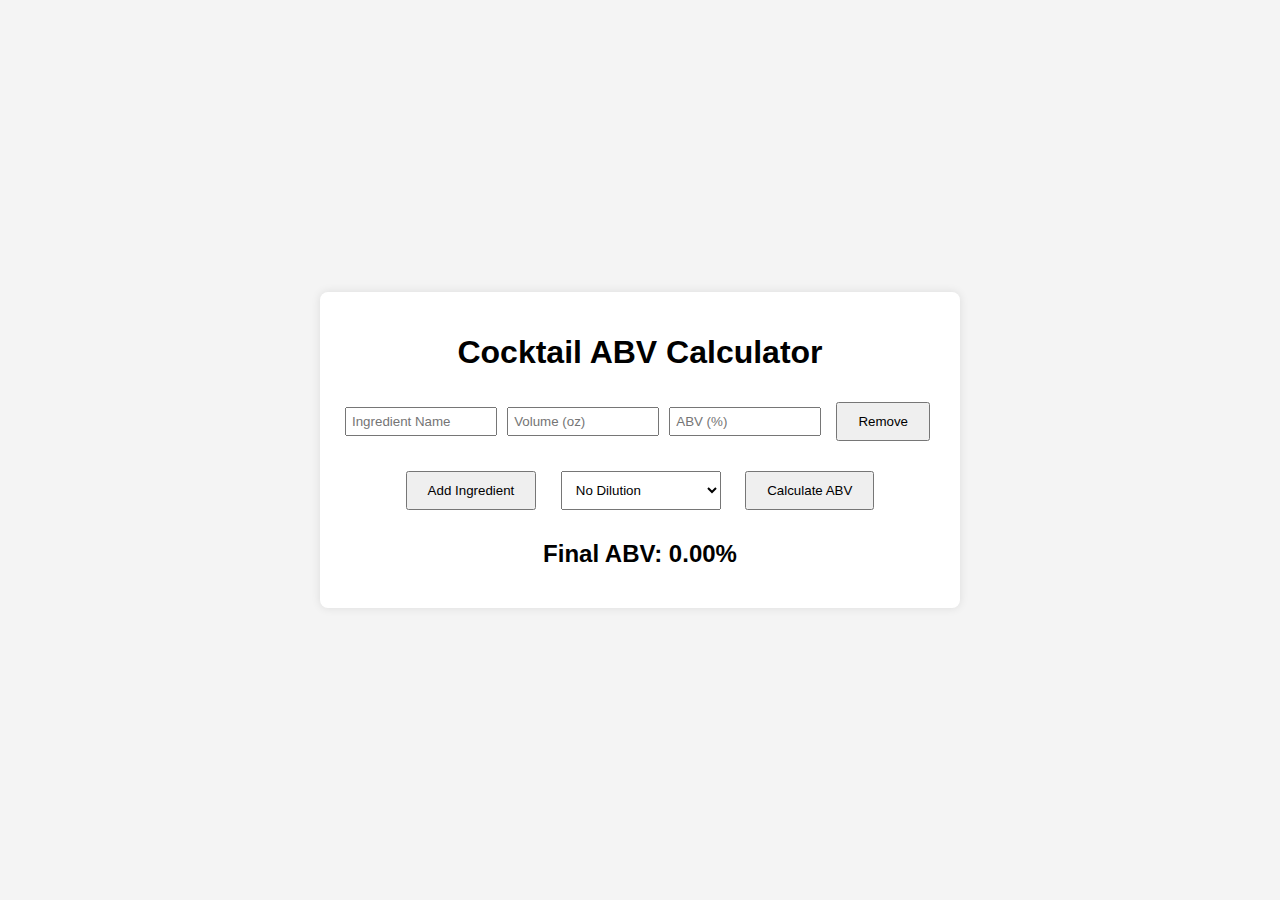
<file: Index.html>
<!DOCTYPE html>
<html lang="en">
<head>
    <meta charset="UTF-8">
    <meta name="viewport" content="width=device-width, initial-scale=1.0">
    <title>Cocktail ABV Calculator</title>
    <style>
        body {
            font-family: Arial, sans-serif;
            background-color: #f4f4f4;
            display: flex;
            justify-content: center;
            align-items: center;
            height: 100vh;
            margin: 0;
        }

        .container {
            background: white;
            padding: 20px;
            border-radius: 8px;
            box-shadow: 0 0 10px rgba(0, 0, 0, 0.1);
            text-align: center;
            width: 80%;
            max-width: 600px;
        }

        .ingredient {
            display: flex;
            justify-content: space-between;
            align-items: center;
            margin-bottom: 10px;
        }

        .ingredient input {
            width: 25%;
            padding: 5px;
            margin: 5px;
        }

        button {
            margin: 10px;
            padding: 10px 20px;
            cursor: pointer;
        }

        #result {
            margin-top: 20px;
        }

        select {
            margin: 10px;
            padding: 10px;
            cursor: pointer;
        }
    </style>
</head>
<body>
    <div class="container">
        <h1>Cocktail ABV Calculator</h1>
        <div id="ingredients">
            <div class="ingredient">
                <input type="text" class="name" placeholder="Ingredient Name">
                <input type="number" class="volume" placeholder="Volume (oz)" min="0" step="0.01">
                <input type="number" class="abv" placeholder="ABV (%)" min="0" step="0.1">
                <button class="remove">Remove</button>
            </div>
        </div>
        <button id="add-ingredient">Add Ingredient</button>
        <select id="dilution">
            <option value="0">No Dilution</option>
            <option value="10">Built in Glass (10%)</option>
            <option value="20">Stirred (20%)</option>
            <option value="25">Shaken (25%)</option>
        </select>
        <button id="calculate-abv">Calculate ABV</button>
        <div id="result">
            <h2>Final ABV: <span id="final-abv">0.00</span>%</h2>
        </div>
    </div>
    <script>
        document.getElementById('add-ingredient').addEventListener('click', addIngredient);
        document.getElementById('calculate-abv').addEventListener('click', calculateABV);

        function addIngredient() {
            const ingredientDiv = document.createElement('div');
            ingredientDiv.classList.add('ingredient');

            const nameInput = document.createElement('input');
            nameInput.type = 'text';
            nameInput.classList.add('name');
            nameInput.placeholder = 'Ingredient Name';

            const volumeInput = document.createElement('input');
            volumeInput.type = 'number';
            volumeInput.classList.add('volume');
            volumeInput.placeholder = 'Volume (oz)';
            volumeInput.min = '0';
            volumeInput.step = '0.01';

            const abvInput = document.createElement('input');
            abvInput.type = 'number';
            abvInput.classList.add('abv');
            abvInput.placeholder = 'ABV (%)';
            abvInput.min = '0';
            abvInput.step = '0.1';

            const removeButton = document.createElement('button');
            removeButton.classList.add('remove');
            removeButton.innerText = 'Remove';
            removeButton.addEventListener('click', () => ingredientDiv.remove());

            ingredientDiv.appendChild(nameInput);
            ingredientDiv.appendChild(volumeInput);
            ingredientDiv.appendChild(abvInput);
            ingredientDiv.appendChild(removeButton);

            document.getElementById('ingredients').appendChild(ingredientDiv);
        }

        function calculateABV() {
            const ingredients = document.querySelectorAll('.ingredient');
            let totalVolume = 0;
            let totalAlcohol = 0;

            ingredients.forEach(ingredient => {
                const volume = parseFloat(ingredient.querySelector('.volume').value);
                const abv = parseFloat(ingredient.querySelector('.abv').value);

                if (!isNaN(volume) && !isNaN(abv)) {
                    totalVolume += volume;
                    totalAlcohol += volume * (abv / 100);
                }
            });

            const dilution = parseFloat(document.getElementById('dilution').value) / 100;
            totalVolume += totalVolume * dilution;

            const finalABV = totalAlcohol / totalVolume * 100;
            document.getElementById('final-abv').innerText = isNaN(finalABV) ? '0.00' : finalABV.toFixed(2);
        }
    </script>
</body>
</html>
</file>
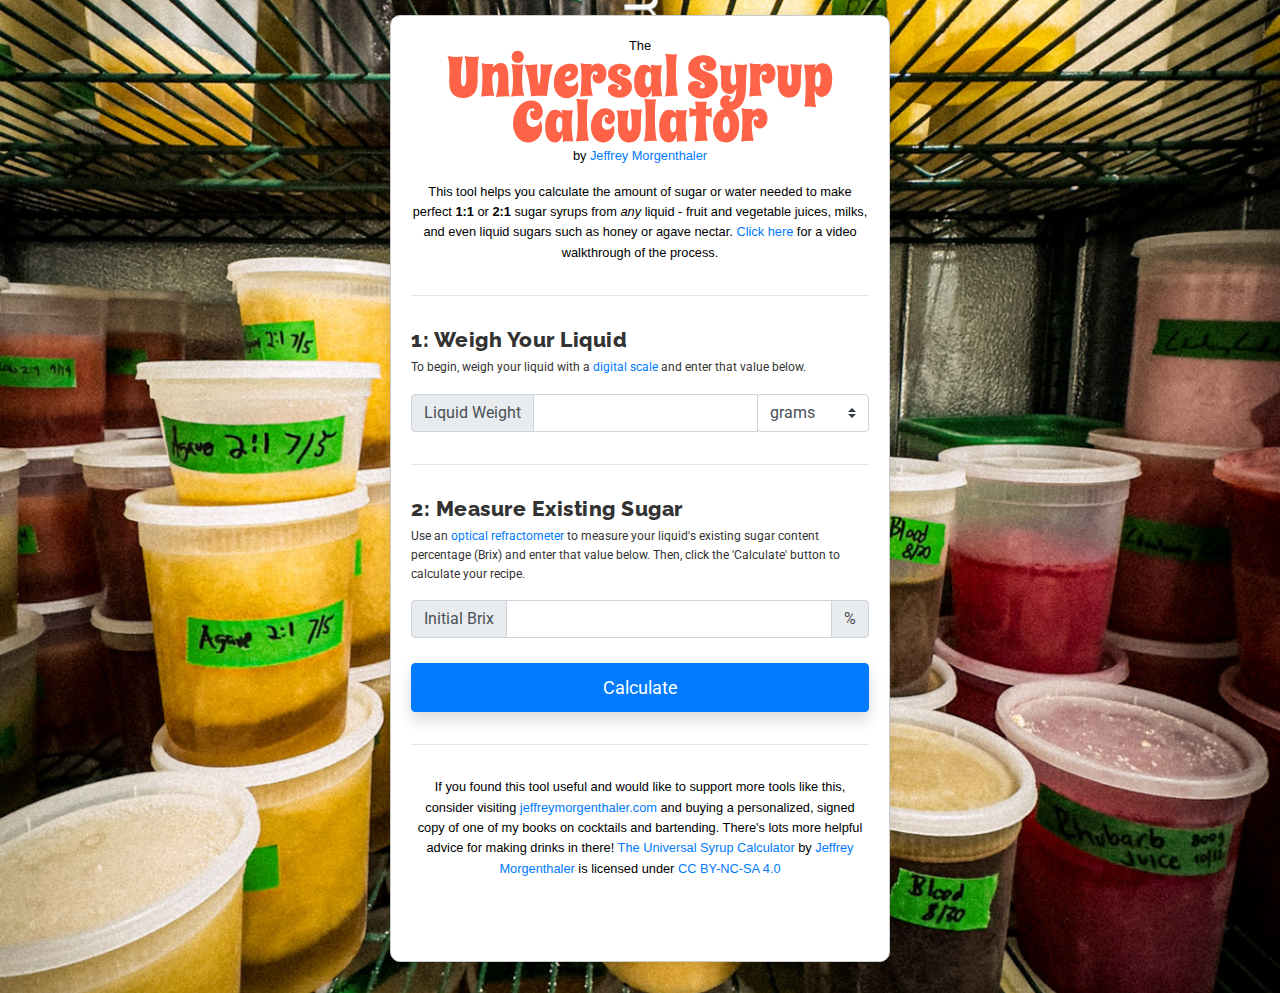
<file: index.html>
<!DOCTYPE html>
<html lang="en">
<head>
    <meta charset="UTF-8">
    <title>The Universal Syrup Calculator - Easily make perfect syrups from anything.</title>
	<meta name="description" content="Easily calculate 1:1 or 2:1 sugar syrups from any liquid using the Universal Syrup Calculator. Perfect for cocktails, fruit juices, and more." />
	<meta name="keywords" content="syrup calculator, sugar syrup, 2:1 syrup, 1:1 syrup, cocktail syrup, Brix calculator, honey syrup, agave syrup, juice syrup, simple syrup, refractometer calculator, Jeffrey Morgenthaler" />

    <link href="https://stackpath.bootstrapcdn.com/bootstrap/4.5.2/css/bootstrap.min.css" rel="stylesheet">
    <link rel="stylesheet" type="text/css" href="style.css">


    <meta name="viewport" content="width=device-width, initial-scale=1">

	<link rel="apple-touch-icon" sizes="180x180" href="/apple-touch-icon.png">
	<link rel="icon" type="image/png" sizes="32x32" href="/favicon-32x32.png">
	<link rel="icon" type="image/png" sizes="16x16" href="/favicon-16x16.png">
	<link rel="manifest" href="/site.webmanifest">
	<link rel="mask-icon" href="/safari-pinned-tab.svg" color="#5bbad5">
	<meta name="msapplication-TileColor" content="#da532c">
	<meta name="theme-color" content="#ffffff">
</head>
<body>


    <div class="container">
    
    <div id="header">
    <p>The</p>
    <h1>Universal Syrup Calculator</h1>
    <p class="author">by <a href="https://jeffreymorgenthaler.com/universal-syrup-calculator/" target="_blank" aria-label="Link to my website, opens in a new window">Jeffrey Morgenthaler</a></p>
    <p>This tool helps you calculate the amount of sugar or water needed to make perfect <b>1:1</b> or <b>2:1</b> sugar syrups from <em>any</em> liquid - fruit and vegetable juices, milks, and even liquid sugars such as honey or agave nectar. <a href="#" id="video-trigger">Click here</a> for a video walkthrough of the process.</p>
    
    

<!-- Modal -->
<div id="video-modal" class="modal">
  <div class="modal-content">
    <span class="close">&times;</span>
    <div class="video-container">
      <iframe id="youtube-video" src="" frameborder="0" allowfullscreen></iframe>
    </div>
  </div>
</div>
    
    
        </div>
        
        <hr />
        
        <div class="recipe-step"> 
        <h2>1: Weigh Your Liquid</h2>
        <p>To begin, weigh your liquid with a <a href="https://amzn.to/3SgPzZM" target="_blank" aria-label="Link to buy digital scale, opens in a new window">digital scale</a> and enter that value below.
<div class="input-group">
    <div class="input-group-prepend">
        <span class="input-group-text" id="inputGroup-sizing-default">Liquid Weight</span>
    </div>
    <input type="number" class="form-control" id="weight" aria-label="Weight of Liquid" aria-describedby="inputGroup-sizing-default" required>
    <div class="input-group-append">
        <select class="custom-select" id="unit">
            <option value="grams">grams</option>
            <option value="ounces">ounces</option>
            <option value="kilograms">kilograms</option>
            <option value="pounds">pounds</option>
        </select>
    </div>
</div>
<span class="error" id="weightError"></span>
</div>
        
        <hr />
        
	<div class="recipe-step"> 
	<h2>2: Measure Existing Sugar</h2>
	<p>Use an <a href="https://amzn.to/46cc4EW" target="_blank" aria-label="Link to buy optical refractometer, opens in a new window">optical refractometer</a> to measure your liquid's existing sugar content percentage (Brix) and enter that value below. Then, click the 'Calculate' button to calculate your recipe.</p>
	<div class="input-group">
	<div class="input-group-prepend">
	<span class="input-group-text" id="inputGroup-sizing-default">Initial Brix</span>
	</div>
	<input type="number" class="form-control" id="brix" aria-label="Initial Brix" aria-describedby="inputGroup-sizing-default" required>
	<div class="input-group-append">
	<span class="input-group-text">%</span>
	</div>
	</div>
	<span class="error" id="brixError"></span>
	</div>
        
<button id="calculateButton" class="btn btn-primary btn-lg btn-block shadow rounded">Calculate</button>        
       
	
<div id="results" class="row d-none">
<div class="recipe-step"> 
	<h2>3: Assemble Your Syrup</h2>
	<p>Using the quantities below, prepare your syrup according to the instructions that follow.</p>
	</div>
    <div class="col-md-6">
        <div class="card text-center">
            <div class="card-header">
                FOR 1:1 SYRUP
            </div>
            <div class="card-body">
                    <p id="add1to1Text"></p>
                <h2 id="sugar1to1">xx grams</h2>
                <p id="sugar1to1Type">water</p>
            </div>
        </div>
    </div>
    <div class="col-md-6">
        <div class="card text-center">
            <div class="card-header">
                FOR 2:1 SYRUP
            </div>
            <div class="card-body">
                <p></p>
                <h2 id="sugar2to1">xx grams</h2>
                <p id="sugar2to1Type">sugar</p>
            </div>
        </div>
    </div>
</div>

<!-- Instructions Section -->
<div class="instructions d-none" id="instructions">
<p>Instructions Will Appear Here</p>
<hr />
</div>

       <hr /> 


<footer>
<p>If you found this tool useful and would like to support more tools like this, consider visiting<a href="https://jeffreymorgenthaler.com/book/" target="_blank"> jeffreymorgenthaler.com</a> and buying a personalized, signed copy of one of my books on cocktails and bartending. There's lots more helpful advice for making drinks in there! <a property="dct:title" rel="cc:attributionURL" href="https://syrupmath.com/">The Universal Syrup Calculator</a> by <a rel="cc:attributionURL dct:creator" property="cc:attributionName" href="https://jeffreymorgenthaler.com/">Jeffrey Morgenthaler</a> is licensed under <a href="https://creativecommons.org/licenses/by-nc-sa/4.0/?ref=chooser-v1" target="_blank" rel="license noopener noreferrer" style="display:inline-block;">CC BY-NC-SA 4.0</p>
</footer>

    </div>

    <!-- Link to external JavaScript file -->
    <script src="script.js"></script>
    
    <!-- 100% privacy-first analytics -->
    <script async defer src="https://scripts.simpleanalyticscdn.com/latest.js"></script>
    <noscript><img src="https://queue.simpleanalyticscdn.com/noscript.gif" alt="" referrerpolicy="no-referrer-when-downgrade" /></noscript>
</body>
</html>
</file>
<file: style.css>
@import url('https://fonts.googleapis.com/css2?family=Roboto:wght@400;700;900&display=swap');
@import url('https://fonts.googleapis.com/css2?family=Raleway:ital,wght@0,100..900;1,100..900&display=swap');
@import url('https://fonts.googleapis.com/css2?family=Spicy+Rice&display=swap');

body {
    font-family: 'Roboto', Arial, sans-serif;
    margin: 0;
    padding: 0;
    background-color: #f5ec9a; /* Changed background color */
    color: #333;
    line-height: 1.6;
	background: url('background.jpg');
	background-repeat: no-repeat;
	background-size: cover;
	background-attachment: fixed;
	background-position: center;

}

.container {
    width: 95%;
    max-width: 500px;
    padding: 20px;
    margin: 15px auto 5px;
    border: 1px solid #ccc;
    border-radius: 10px;
    background-color: white;
    box-shadow: 0 0 10px rgba(0, 0, 0, 0.1);
}





/* The Modal (background) */
.modal {
  display: none; 
  position: fixed; 
  z-index: 1000; 
  left: 0;
  top: 0;
  width: 100%; 
  height: 100%; 
  overflow: auto; 
  background-color: rgba(0,0,0,0.8); 
}

/* Modal Content */
.modal-content {
  position: absolute;
  top: 50%;
  left: 50%;
  transform: translate(-50%, -50%);
  background-color: #fff;
  padding: 0;
  width: 80%;
  max-width: 640px;
  height: auto;
  border-radius: 8px;
  overflow: hidden;
}

/* Close Button */
.close {
  position: absolute;
  top: 10px;
  right: 20px;
  color: #aaa;
  font-size: 24px;
  font-weight: bold;
  cursor: pointer;
}

.close:hover,
.close:focus {
  color: black;
  text-decoration: none;
  cursor: pointer;
}

/* Responsive video container */
.video-container {
  position: relative;
  width: 100%;
  padding-bottom: 56.25%; /* 16:9 aspect ratio */
  height: 0;
  overflow: hidden;
}

.video-container iframe {
  position: absolute;
  top: 0;
  left: 0;
  width: 100%;
  height: 100%;
  border: 0;
}





h1 {
    font-family: "Spicy Rice", serif;
    font-size: 3.5rem;
    font-weight: 400;
    line-height: .8;
    color: #ff6347;
    text-align: center;
    padding: 0;
    margin: 0;
}

h2 {
    font-family: 'Raleway', sans-serif;
    font-size: 1.3rem; /* Slightly smaller than the default */
    margin-bottom: 0.75rem; /* Reduce space below the title */
    font-weight: 800; /* Heavy font weight for a modern look */
    color: #333; /* A slightly softer black/gray color */
    letter-spacing: 0.5px; /* Add slight letter spacing for a modern feel */
    margin: 0;
}

#header p {
    font-family: Arial, sans-serif; /* Keep the same font family */
    font-size: .8rem; /* Slightly smaller font for the byline */
    font-weight: 400; /* Normal weight for the byline */
    color: #000; /* Set the text color to black */
    margin: 0; /* Adjust spacing between title and byline */
    text-align: center;
	}
	
.recipe-step p {
    font-size: .75rem;
    margin-top: 5px;
	}
	
.row .recipe-step h2,
.row .recipe-step p {
	margin-left: 15px;
	margin-right: 15px;
	}
	
.author {
	padding-bottom: 15px;
	}

a {
    color: #007BFF;
    text-decoration: none;
}

a:hover {
    text-decoration: underline;
}

.highlight {
    color: red;
    font-weight: bold;
}

.input-group {
    margin-bottom: 5px;
    padding-bottom: 0px;
}

#calculateButton {
    background-color: #007bff;
    border-color: #007bff;
    padding: 10px 20px;
    font-size: 18px;
    transition: background-color 0.3s ease;
    margin-top: 25px;
}

#calculateButton:hover {
    background-color: #0056b3;
    border-color: #0056b3;
}

#results {
    margin-top: 1.5em; /* Adjust the value as needed */
    margin-bottom: 1.5em;
}

.card-header {
    font-size: 1rem;  /* Increase the font size */
    letter-spacing: 1px;
    font-weight: 900; /* Make the text bold */
}

#sugar1to1, #sugar2to1 {
	font-size: 1.5rem;
	color: #ff6347;
	margin-bottom: 1rem;
	}
	
#instruction-1 {
    font-family: Arial, sans-serif; /* Keep the same font family */
    font-size: .9rem;
    font-weight: 400;
    color: #000; /* Set the text color to black */
    text-align: center;
	}
	
#instruction-2 {
    font-family: Arial, sans-serif; /* Keep the same font family */
    font-size: .9rem;
    font-weight: 600;
    color: #000; /* Set the text color to black */
    text-align: center;
	}
	
#instruction-3 {
    font-family: Arial, sans-serif; /* Keep the same font family */
    font-size: .9rem;
    font-weight: 400;
    font-style: italic;
    color: #000; /* Set the text color to black */
    text-align: center;
	}

/* Error message styling */
.error {
    color: red;
    font-size: 0.8em;  /* Adjust font size if necessary */
    margin-left: 5px;
    display: block;  /* Ensure it displays as a block element */
}

hr {
    margin: 2rem 0;
}

footer {
    text-align: center;
    font-family: Arial, sans-serif; /* Keep the same font family */
    font-size: .8rem; /* Slightly smaller font for the byline */
    font-weight: 400; /* Normal weight for the byline */
    color: #000; /* Set the text color to black */
    }

/* Remove border and margins, adjust width and padding on mobile devices */
@media (max-width: 768px) {
    .container {
        width: 95%; /* Ensure the container takes up 90% of the width */
        max-width: none; /* Remove max-width for mobile */
        padding: 15px; /* Reduce padding on mobile devices
        border: none;
        margin: 10px auto; /* Center the container with auto margins */
        border-radius: 5px;
    }
    
.card {
	margin-bottom: 25px; /* Add desired space between cards */
    }

}
</file>
